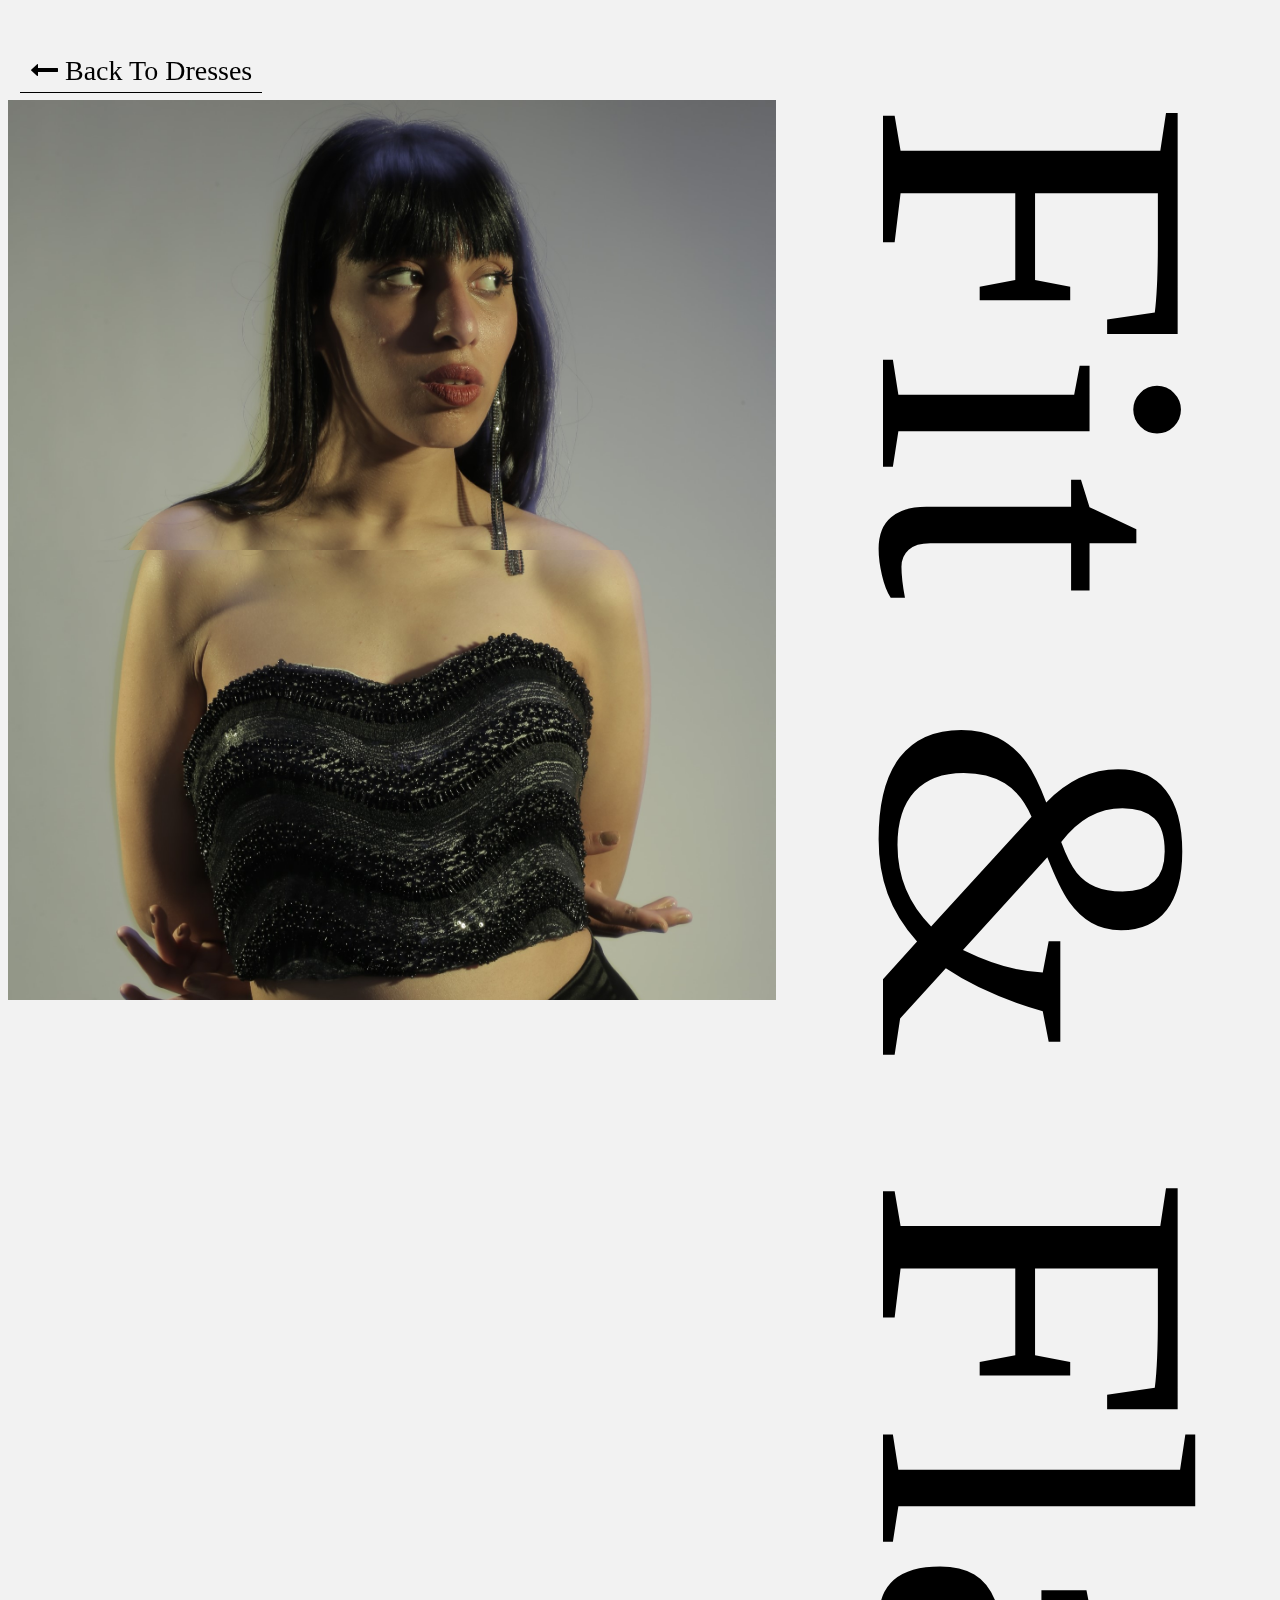
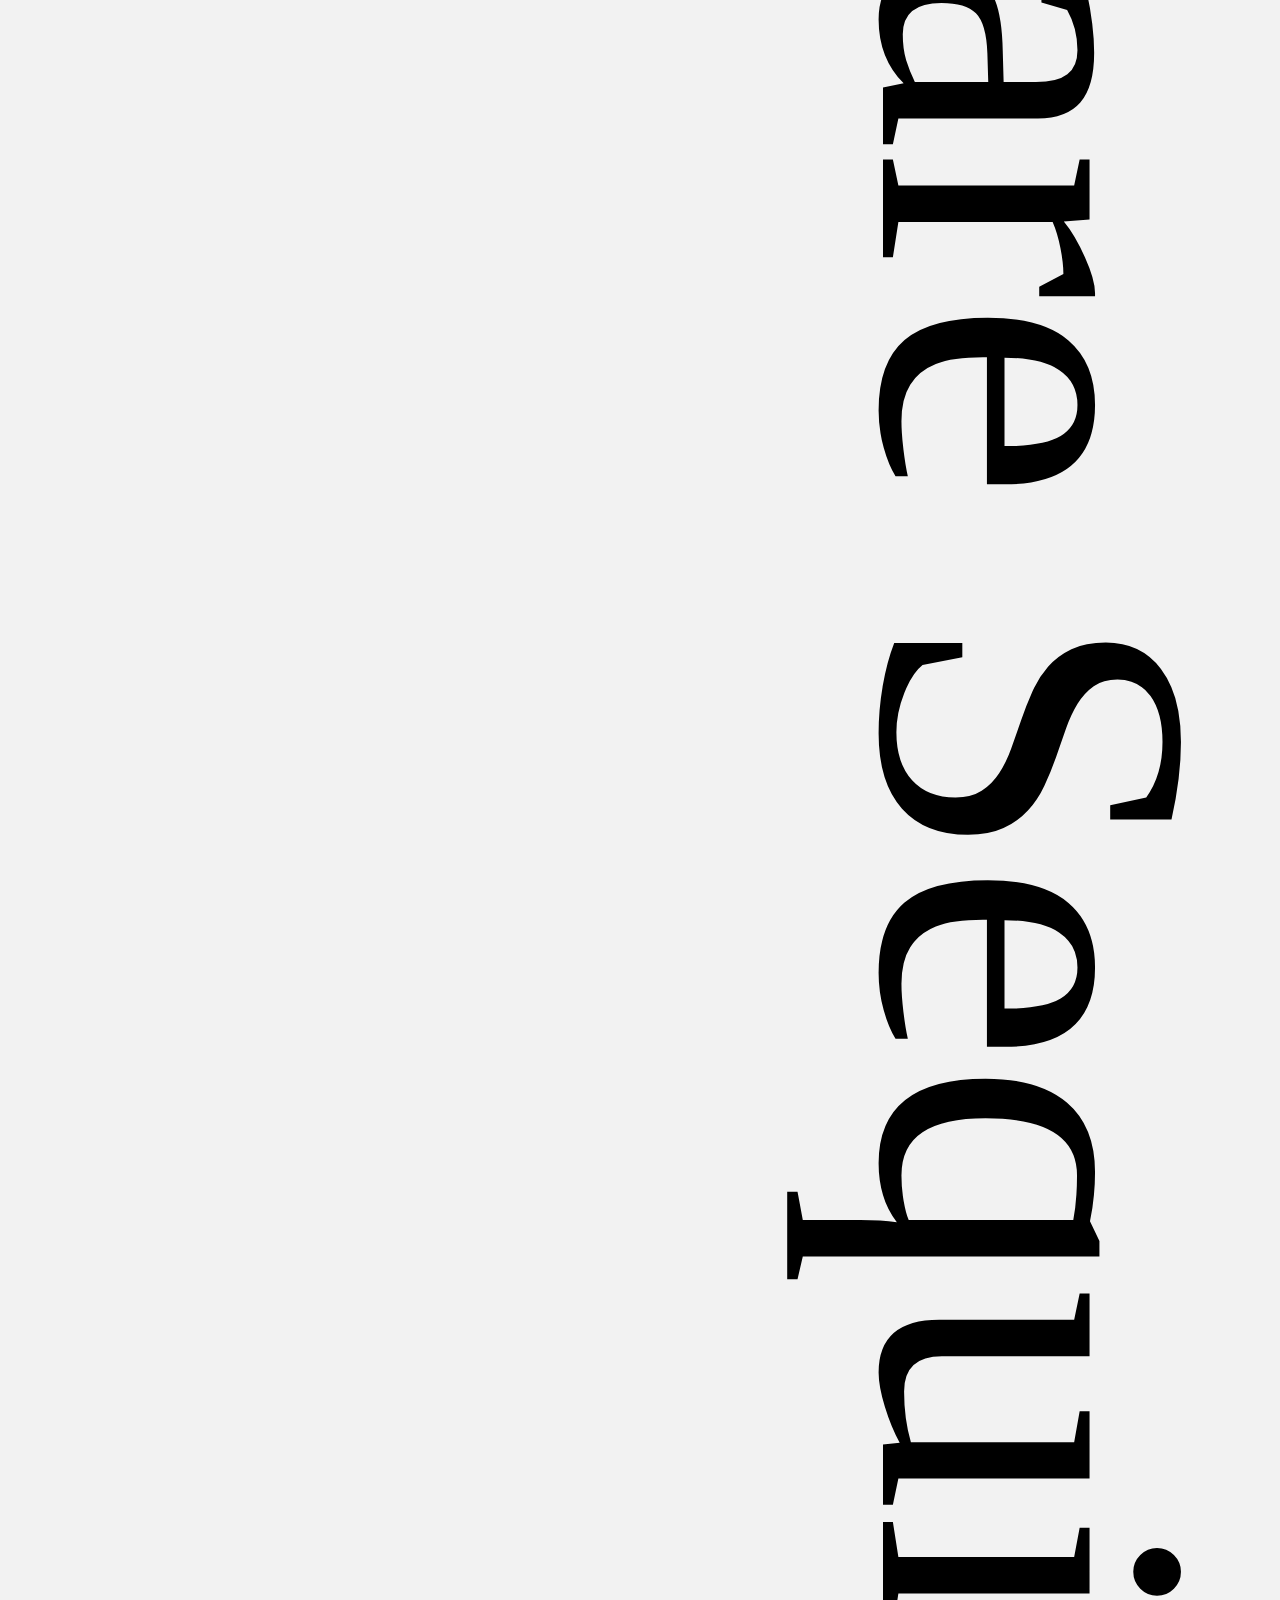
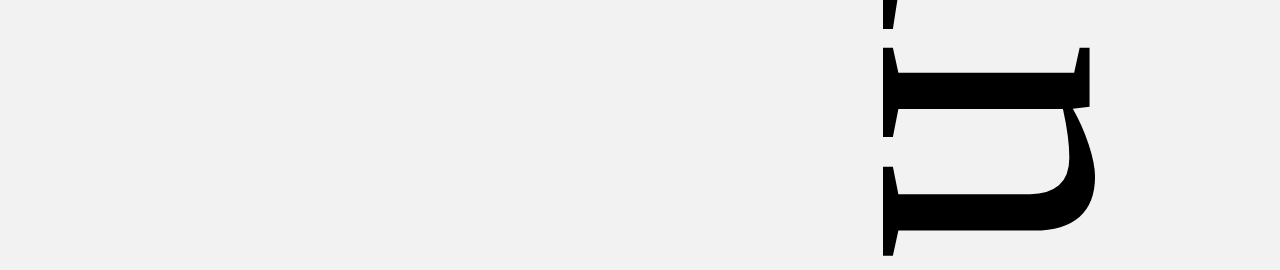
<file: dress1.html>
<!DOCTYPE html>
<html>
<head>
  <link href="styles/font-awesome.min.css" rel="stylesheet" />
  <link href="styles/dressitems.css" rel="stylesheet" />
</head>
<body style="background-color: #f2f2f2;">
  <div class="panes" style="position: relative;">
    <a href="dresses.html" class="pane-btn"><i class="fa fa-long-arrow-left" aria-hidden="true"></i>  Back To Dresses</a>
    <div id="left-pane">
        <div id="top-image" class="img-wrapper">
          <div class="img visible" data-imageset="1"
              style="background-image: url('imgs/dresses/black11.jpg'); background-position: bottom;">
          </div>
          <div class="img" data-imageset="2"
              style="background-image: url('imgs/dresses/dress1-2111111.jpg'); background-position: bottom;">
          </div>
          <div class="img" data-imageset="3"
              style="background-image: url('imgs/dresses/dress101.jpg'); background-position: center;">
          </div>
        </div>
        <div id="bottom-image" class="img-wrapper">
          <div class="img visible" data-imageset="1"
              style="background-image: url('imgs/dresses/black1111.jpg'); background-position: top;">
          </div>
          <div class="img" data-imageset="2"
              style="background-image: url('imgs/dresses/dress1-2111112.jpg'); background-position: top;">
          </div>
          <div class="img" data-imageset="3"
              style="background-image: url('imgs/dresses/add11.jpg'); background-position: top;">
          </div>
        </div>
    </div>
    <div id="right-pane">
        <div class="scrollable-content">Fit & Flare Sequin</div>
    </div>
</div>
<script src="scripts/dressitems.js"></script>
</body>
</html>
</file>
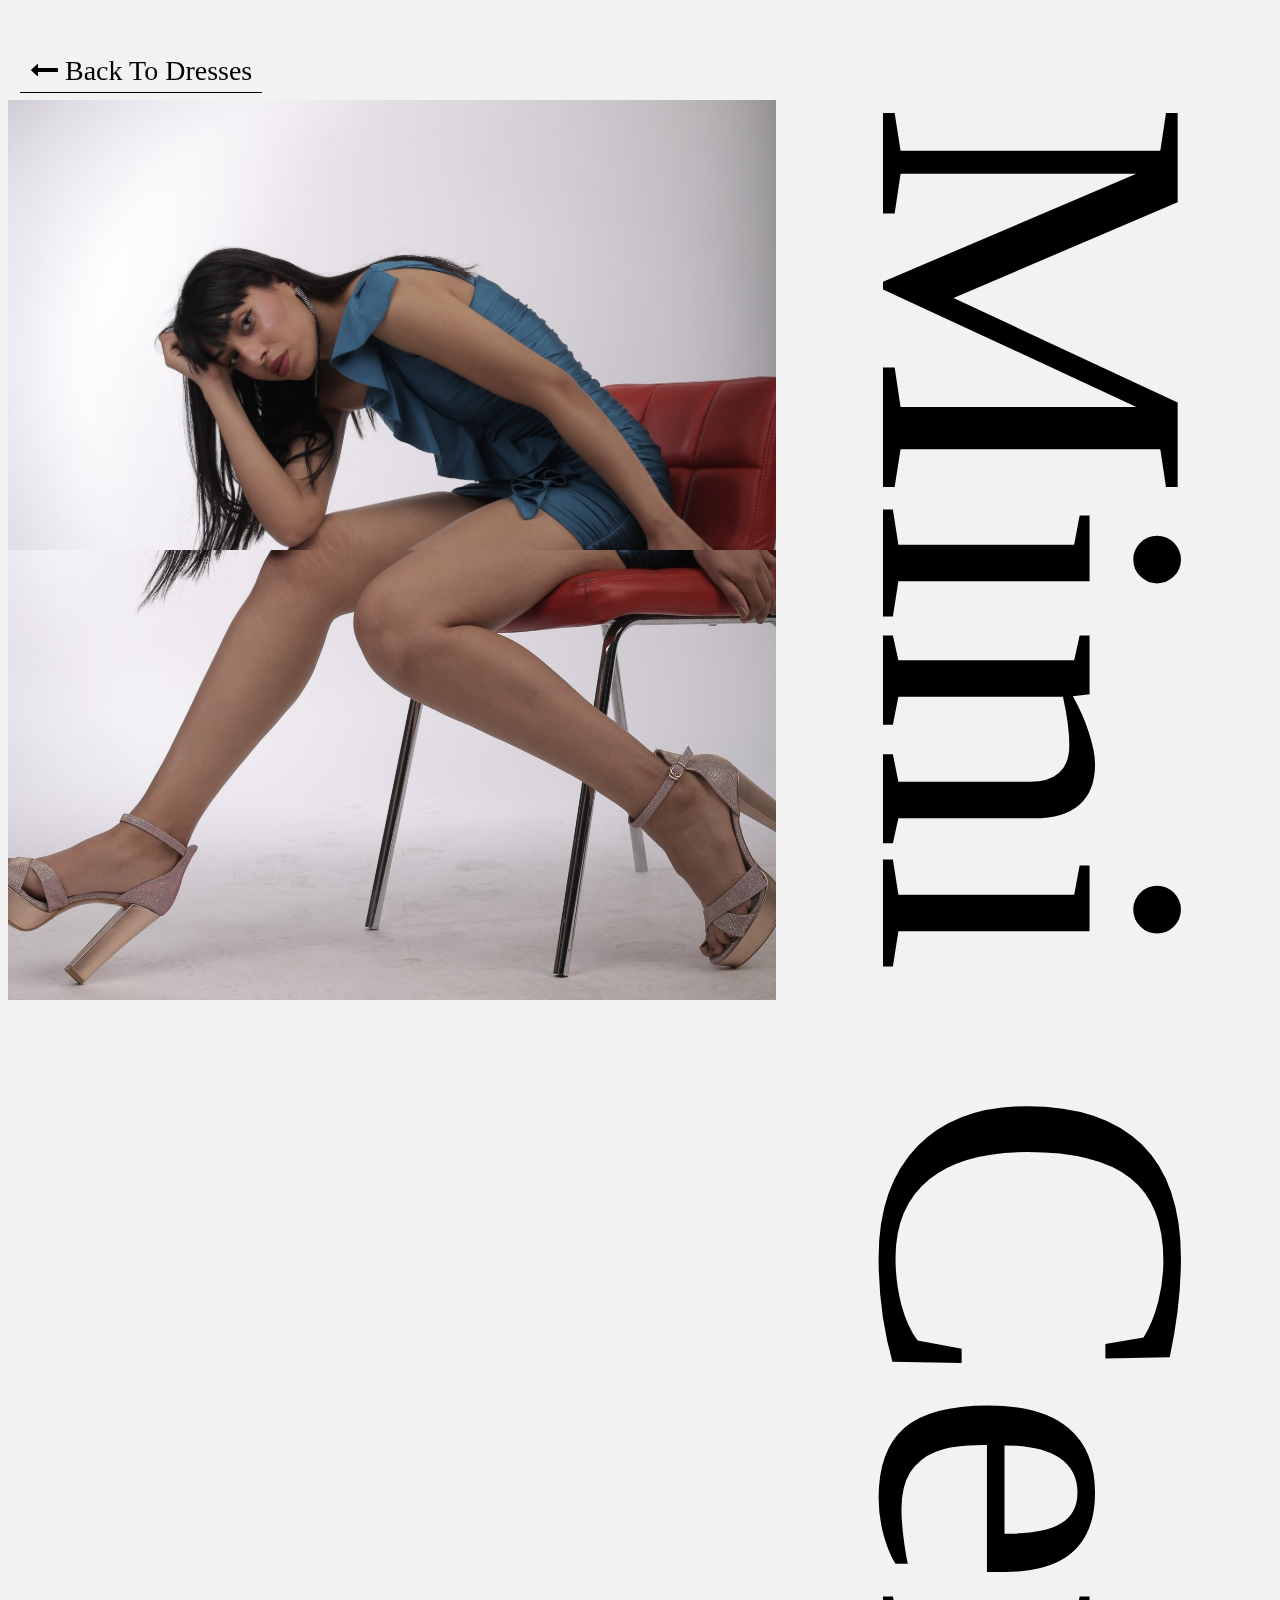
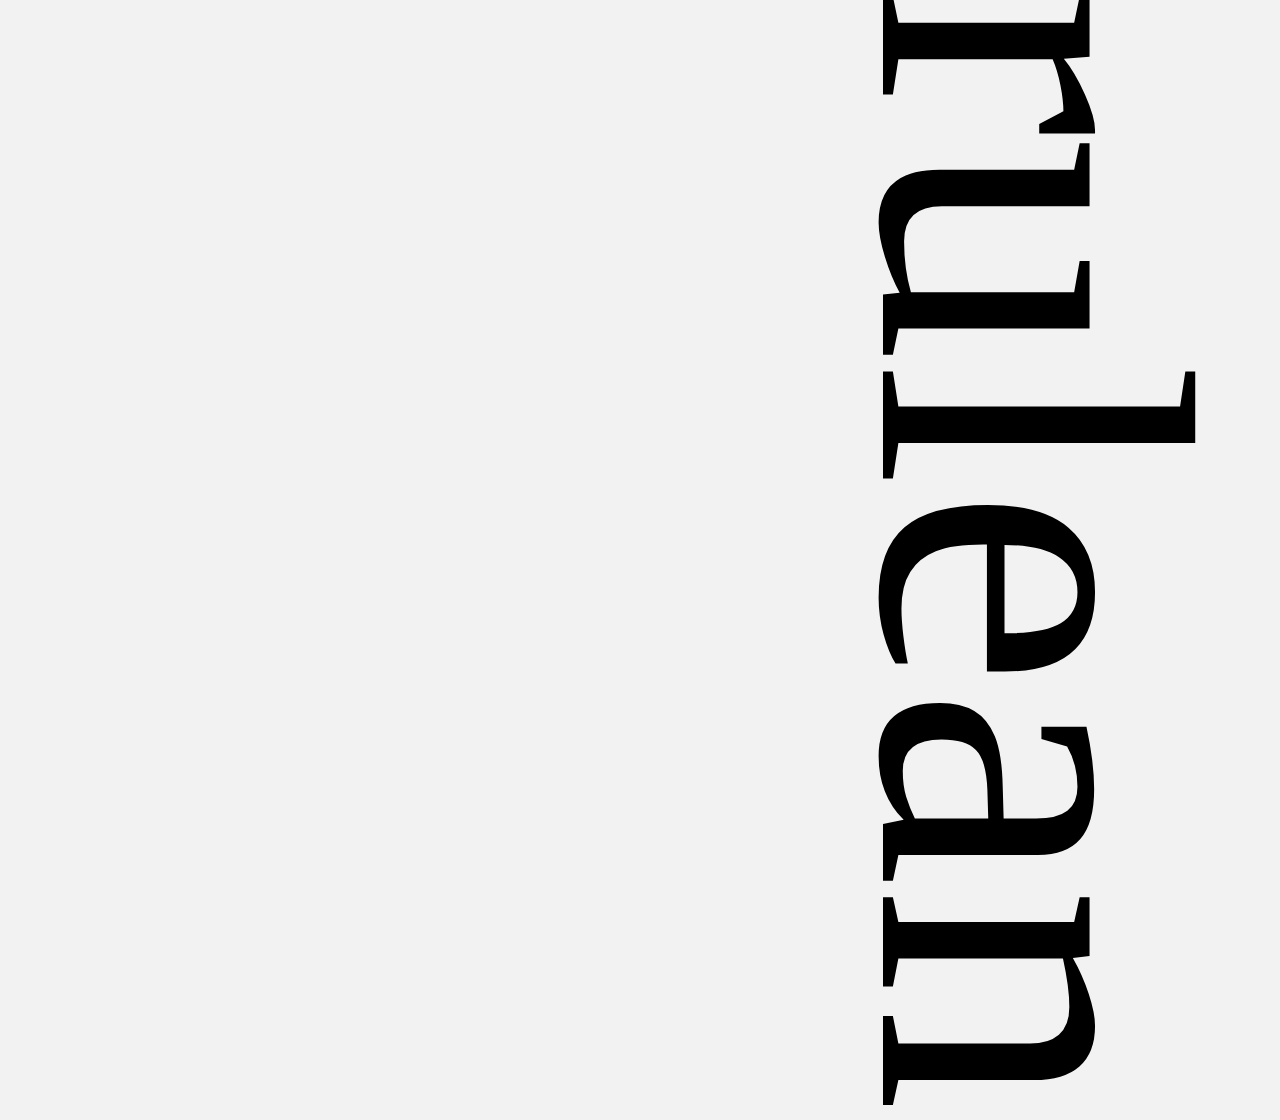
<file: dress2.html>
<!DOCTYPE html>
<html>
<head>
  <link href="styles/font-awesome.min.css" rel="stylesheet" />
  <link href="styles/dressitems.css" rel="stylesheet" />
</head>
<body style="background-color: #f2f2f2;">
    <div class="panes" style="position: relative;">
        <a href="dresses.html" class="pane-btn"><i class="fa fa-long-arrow-left" aria-hidden="true"></i>  Back To Dresses</a>
      </a>
          
    <div id="left-pane">
        <div id="top-image" class="img-wrapper">
          <div class="img visible" data-imageset="1"
              style="background-image: url('imgs/dresses/blue-51.jpg'); background-position: bottom;">
          </div>
          <div class="img" data-imageset="2"
              style="background-image: url('imgs/dresses/blue-3.jpg'); background-position: bottom;">
          </div>
          <div class="img" data-imageset="3"
              style="background-image: url('imgs/dresses/blue-2.jpg'); background-position: bottom;">
          </div>
        </div>
        <div id="bottom-image" class="img-wrapper">
          <div class="img visible" data-imageset="1"
              style="background-image: url('imgs/dresses/blue-52.jpg'); background-position: top;">
          </div>
          <div class="img" data-imageset="2"
              style="background-image: url('imgs/dresses/blue-1.jpg'); background-position: bottom;">
          </div>
          <div class="img" data-imageset="3"
              style="background-image: url('imgs/dresses/blue-4.jpg'); background-position: bottom;">
          </div>
        </div>
    </div>
    <div id="right-pane">
        <div class="scrollable-content">Mini Cerulean</div>
    </div>
</div>
<script src="scripts/dressitems.js"></script>
</body>
</html>
</file>
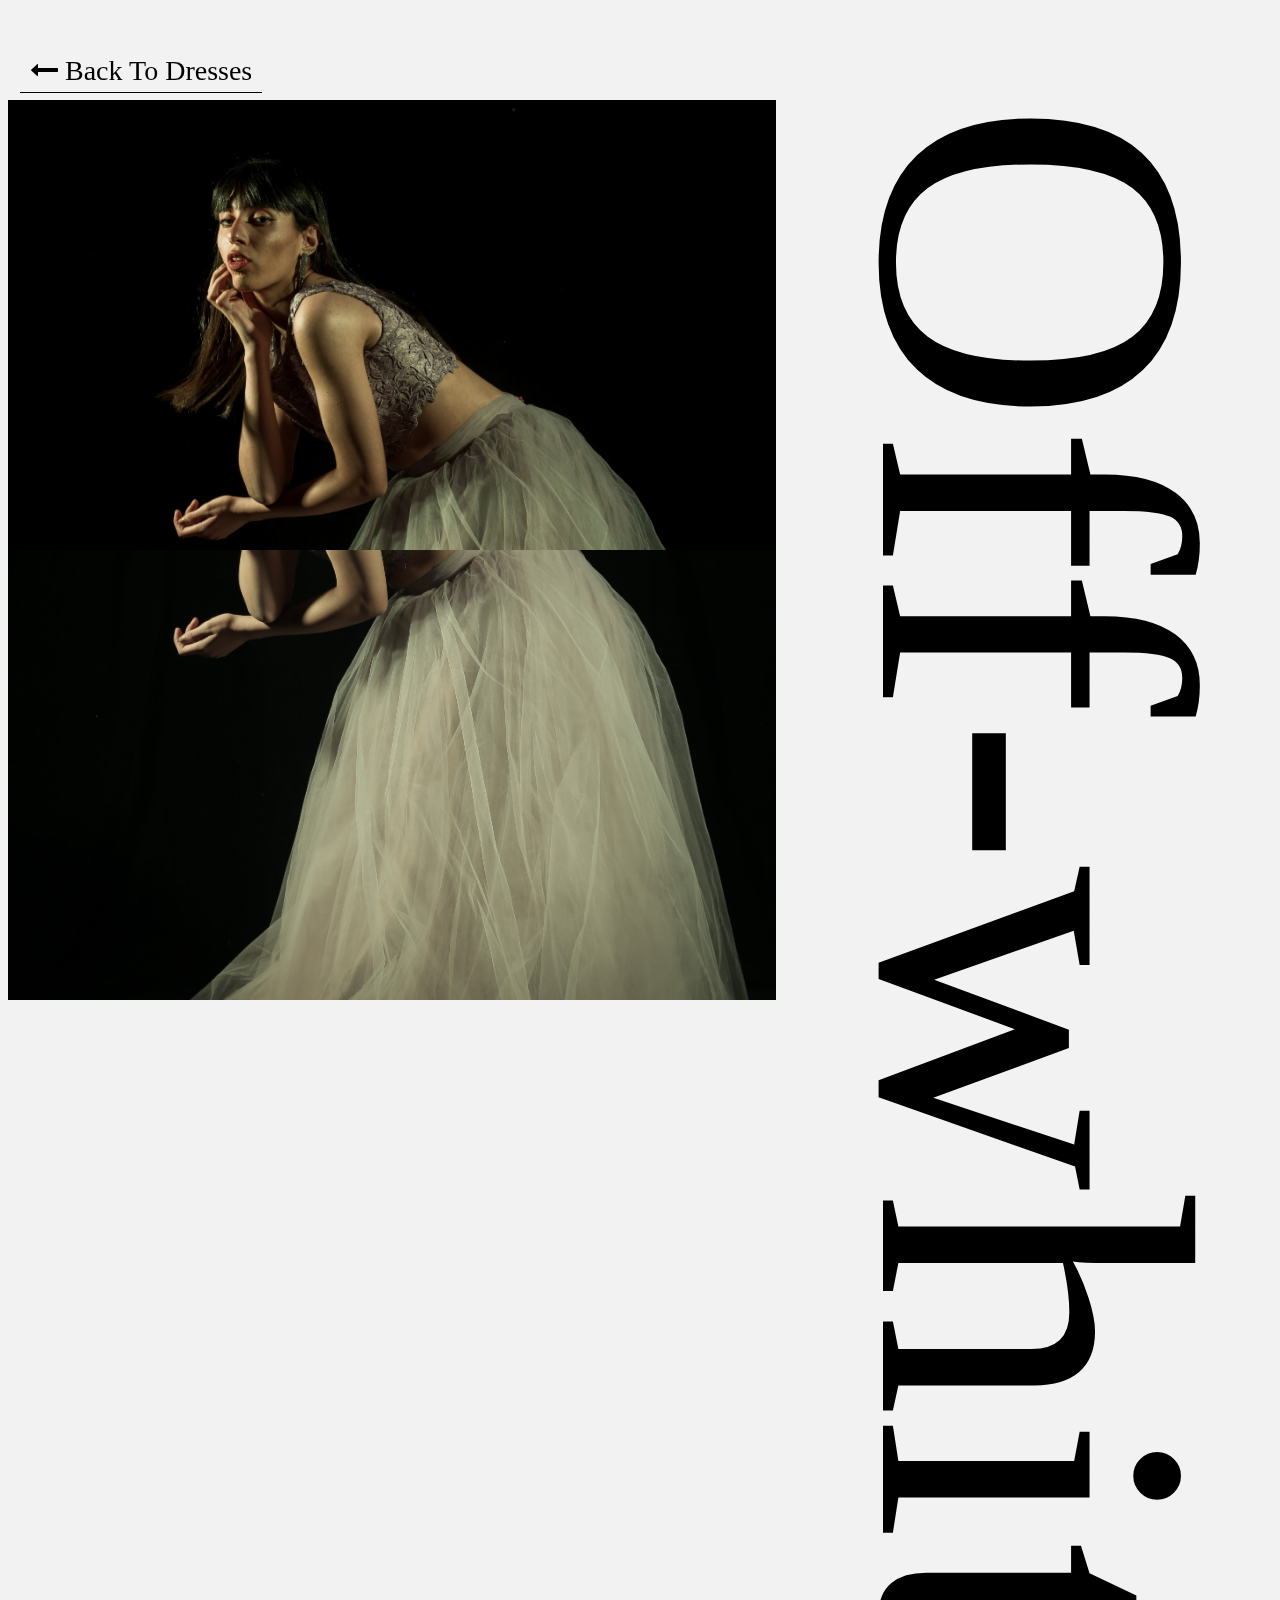
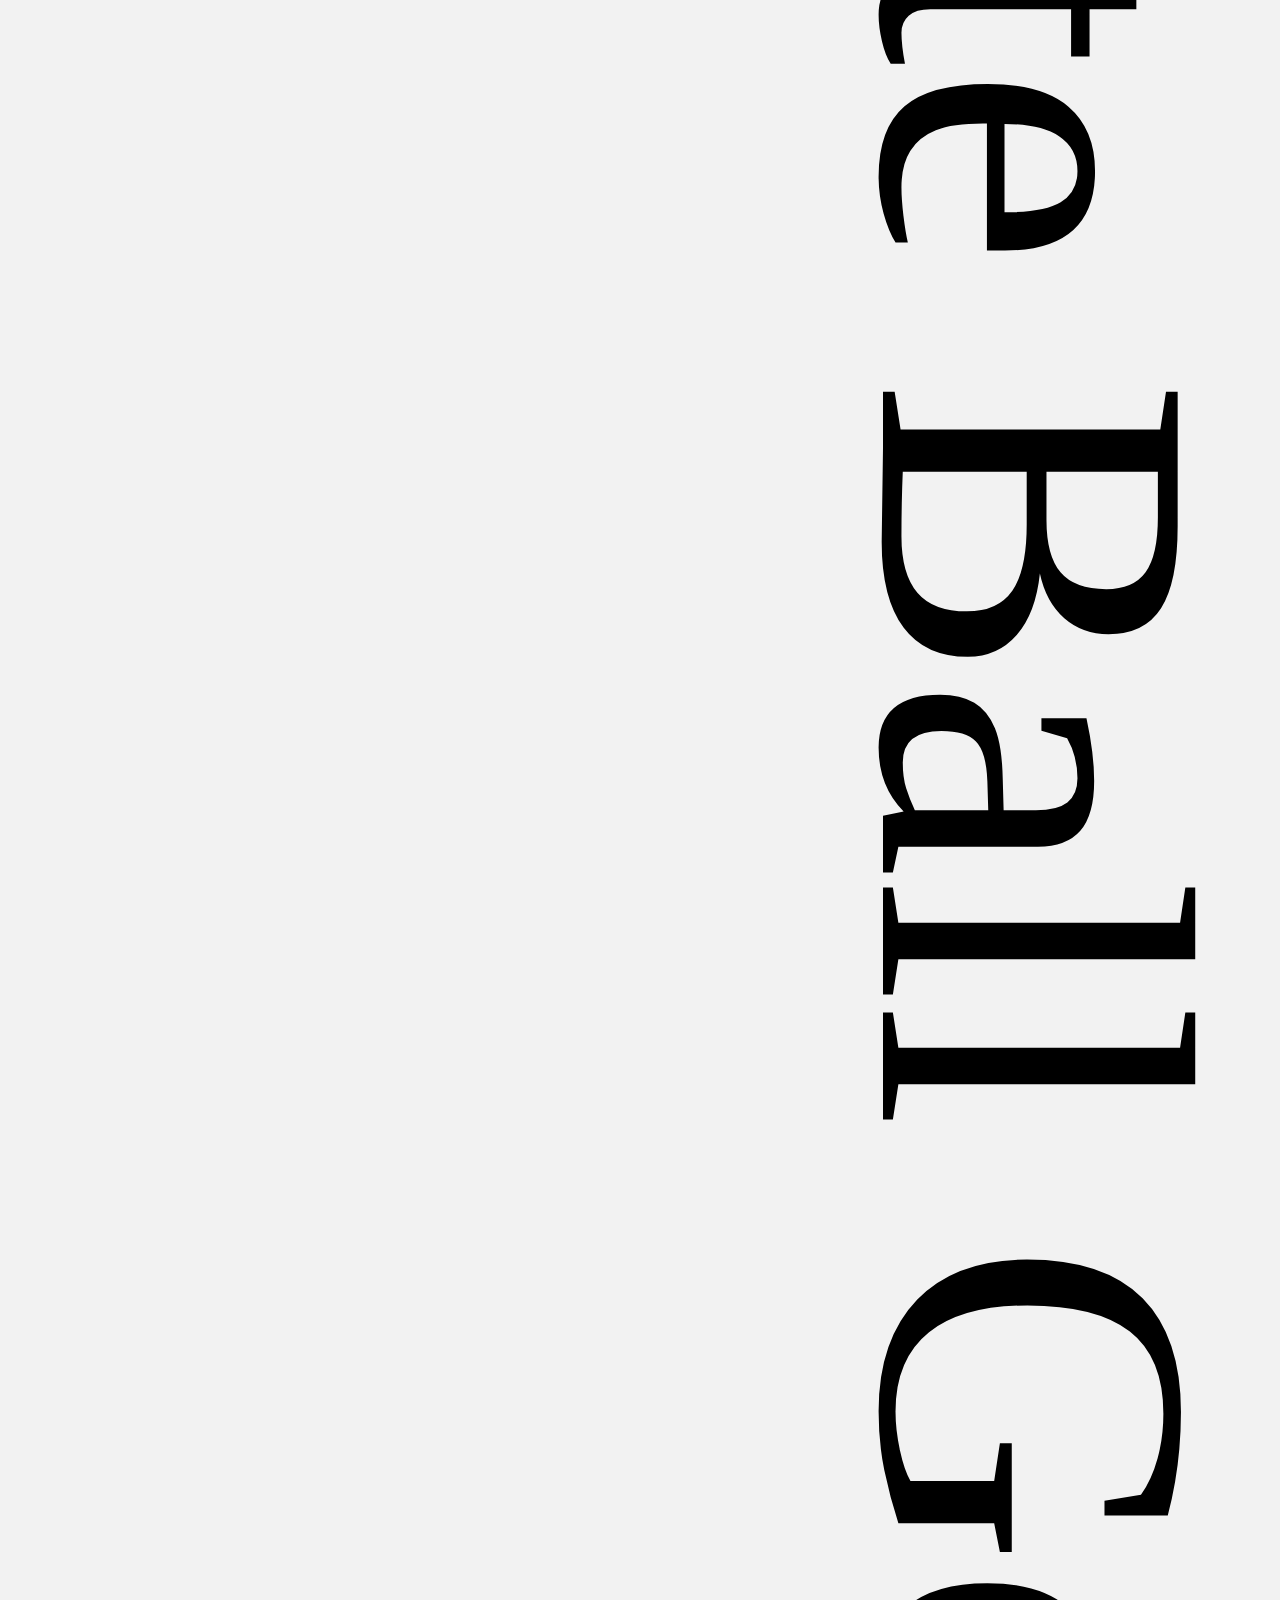
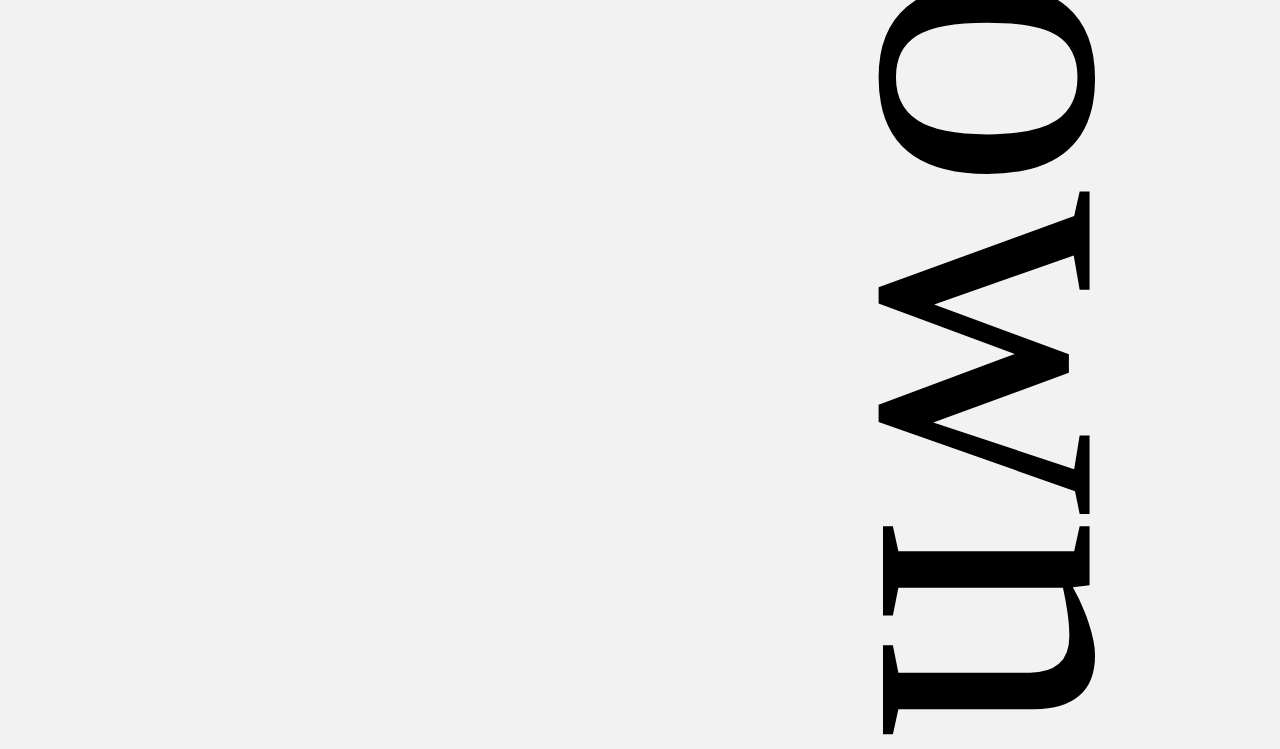
<file: dress3.html>
<!DOCTYPE html>
<html>
<head>
  <link href="styles/font-awesome.min.css" rel="stylesheet" />
  <link href="styles/dressitems.css" rel="stylesheet" />
</head>
<body style="background-color: #f2f2f2;">
    <div class="panes" style="position: relative;">
      <a href="dresses.html" class="pane-btn"><i class="fa fa-long-arrow-left" aria-hidden="true"></i>  Back To Dresses</a>
    </a>
    <div id="left-pane">
        <div id="top-image" class="img-wrapper">
          <div class="img visible" data-imageset="1"
              style="background-image: url('imgs/dresses/white-1.jpg'); background-position: top;">
          </div>
          <div class="img" data-imageset="2"
              style="background-image: url('imgs/dresses/white-4.jpg'); background-position: center;">
          </div>
          <div class="img" data-imageset="3"
              style="background-image: url('imgs/dresses/white-5.jpg'); background-position: top;">
          </div>
        </div>
        <div id="bottom-image" class="img-wrapper">
          <div class="img visible" data-imageset="1"
              style="background-image: url('imgs/dresses/white-11.jpg'); background-position: top;">
          </div>
          <div class="img" data-imageset="2"
              style="background-image: url('imgs/dresses/white-6.jpg'); background-position: top;">
          </div>
          <div class="img" data-imageset="3"
              style="background-image: url('imgs/dresses/white-61.jpg'); background-position: top;">
          </div>
        </div>
    </div>
    <div id="right-pane">
        <div class="scrollable-content">Off-white Ball Gown</div>
    </div>
</div>
<script src="scripts/dressitems.js"></script>
</body>
</html>
</file>
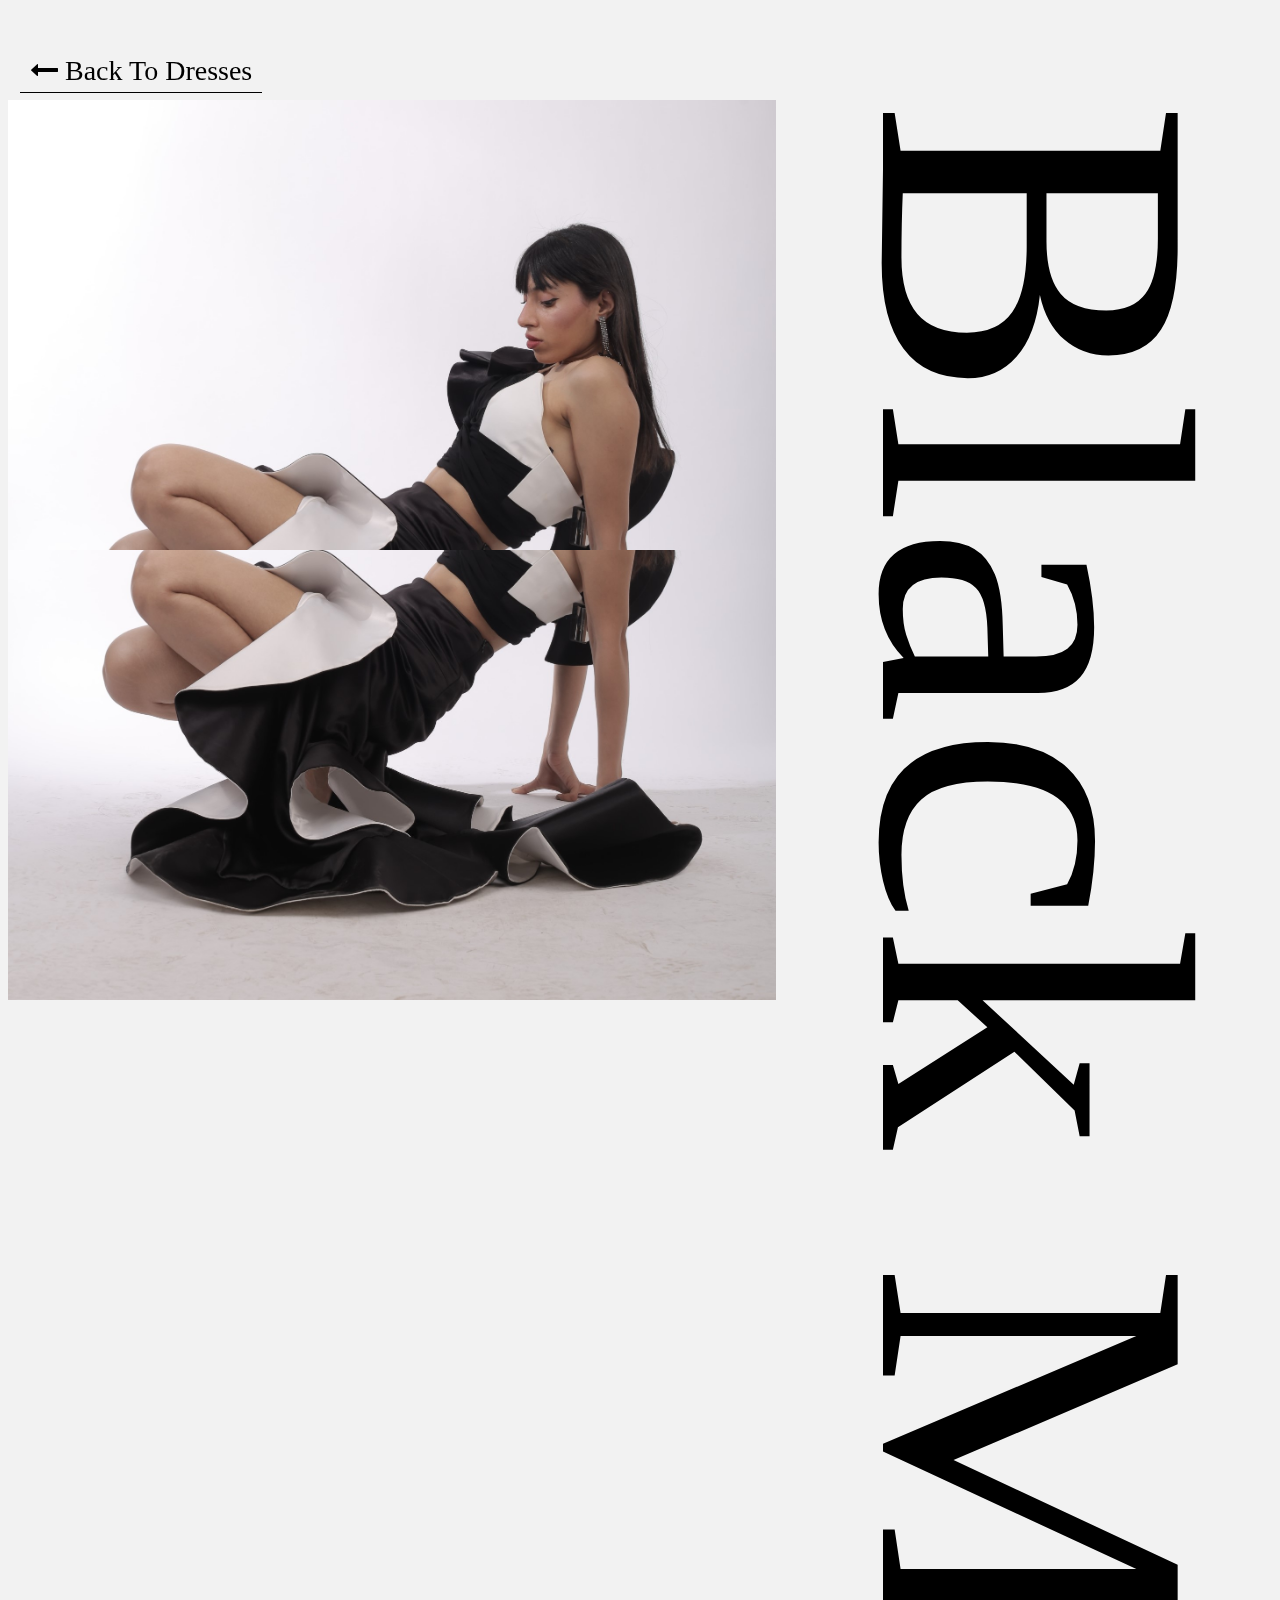
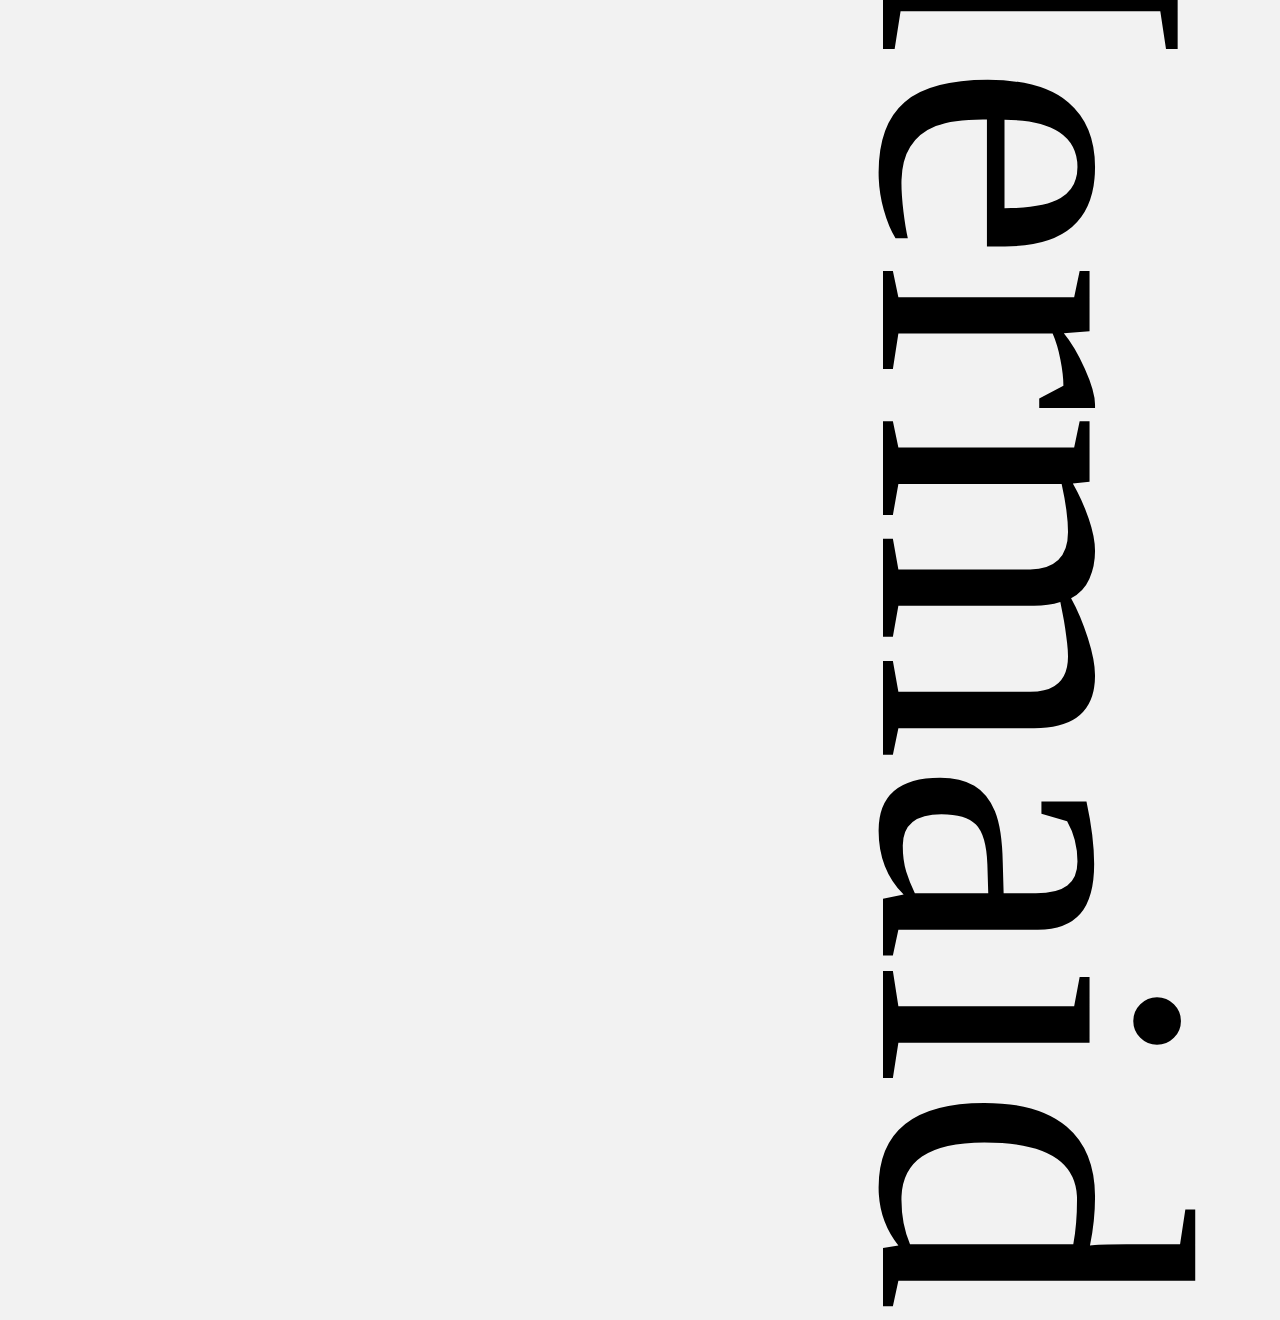
<file: dress4.html>
<!DOCTYPE html>
<html>
<head>
  <link href="styles/font-awesome.min.css" rel="stylesheet" />
  <link href="styles/dressitems.css" rel="stylesheet" />
</head>
<body style="background-color: #f2f2f2;">
    <div class="panes" style="position: relative;">
        <a href="dresses.html" class="pane-btn"><i class="fa fa-long-arrow-left" aria-hidden="true"></i>  Back To Dresses</a>
      </a>
          
    <div id="left-pane">
        <div id="top-image" class="img-wrapper">
          <div class="img visible" data-imageset="1"
              style="background-image: url('imgs/dresses/dress4-3.jpg');">
          </div>
          <div class="img" data-imageset="2"
              style="background-image: url('imgs/dresses/dress4-5.jpg'); background-position: top;">
          </div>
          <div class="img" data-imageset="3"
              style="background-image: url('imgs/dresses/dress4-1.jpg'); background-position: bottom;">
          </div>
        </div>
        <div id="bottom-image" class="img-wrapper">
          <div class="img visible" data-imageset="1"
              style="background-image: url('imgs/dresses/dress4-4.jpg'); background-position: top;">
          </div>
          <div class="img" data-imageset="2"
              style="background-image: url('imgs/dresses/dress4-6.jpg'); background-position: top;">
          </div>
          <div class="img" data-imageset="3"
              style="background-image: url('imgs/dresses/dress4-2.jpg'); background-position: top;">
          </div>
        </div>
    </div>
    <div id="right-pane">
        <div class="scrollable-content">Black Mermaid</div>
    </div>
</div>
<script src="scripts/dressitems.js"></script>
</body>
</html>











<!-- <!DOCTYPE html>
<html>
<head>
  <link href="styles/font-awesome.min.css" rel="stylesheet" />
  <link href="styles/dressitems.css" rel="stylesheet" />
</head>
<body style="background-color: #f2f2f2;">
    <div class="panes" style="position: relative;">
      <a href="dresses.html" class="pane-btn"><i class="fa fa-long-arrow-left" aria-hidden="true"></i>  Back To Dresses</a></a>
    <div id="left-pane">
        <div id="top-image" class="img-wrapper">
          <div class="img visible" data-imageset="1"
              style="background-image: url('imgs/dresses/dress4-1.jpg'); background-position: bottom;">
          </div>
          <div class="img" data-imageset="2"
              style="background-image: url('imgs/dresses/dress4-3.jpg'); background-position: top;">
          </div>
          <div class="img" data-imageset="3"
              style="background-image: url('imgs/dresses/dress4-5.jpg'); background-position: center;">
          </div>
        </div>
        <div id="bottom-image" class="img-wrapper">
          <div class="img visible" data-imageset="1"
              style="background-image: url('imgs/dresses/dress4-2.jpg'); background-position: top;">
          </div>
          <div class="img" data-imageset="2"
              style="background-image: url('imgs/dresses/dress4-4.jpg'); background-position: top;">
          </div>
          <div class="img" data-imageset="3"
              style="background-image: url('imgs/dresses/dress4-6.jpg'); background-position: bottom;">
          </div>
        </div>
    </div>
    <div id="right-pane">
        <div class="scrollable-content">Black Mermaid</div>
    </div>
</div>
<script src="scripts/dressitems.js"></script>
</body>
</html> -->
</file>
<file: styles/dressitems.css>
/* Left pane, fixed */
#left-pane {
  position: fixed;
  height: 100%;
  width: 60vw;
}

#left-pane .img-wrapper {
  position: relative;
  height: 50%;
  width: 100%;
  overflow: hidden;
}

#left-pane .img-wrapper .img {
  position: absolute;
  width: 100%;
  height: 100%;
  /* Sizing and cropping of image */
  background-position: center;
  background-size: cover;
  /* Transition - the slow sliding of images */
  transition: 0.5s all ease-in-out;
}

/* hiding images in #top-image */
#left-pane #top-image .img {
  top: 100%;
}
#left-pane #top-image .img.visible {
  top: 0;
}

/* hiding images in #bottom-image */
#left-pane #bottom-image .img {
  bottom: 100%;
}
#left-pane #bottom-image .img.visible {
  bottom: 0;
}

/* Right pane, scrolling with the page */

#right-pane {
  margin-left: 60vw;
  margin-top: 100px;
}

.scrollable-content {
  font-size: 450px;
  writing-mode: vertical-rl;
  white-space: nowrap;
}
.pane-btn{
  z-index: 50000;
  position: fixed;
  left: 20px;
  margin-top: -50px;
  border: 0;
  border-bottom: 1px solid black;
  cursor: pointer;
  font-size: 28px;
  padding: 5px 10px;
  text-decoration: none;
  color: black;
  transition: .4s;
}
.pane-btn:hover{
  background-color: rgba(0, 0, 0, 0.05);
  border-radius: 15px;
}
</file>
